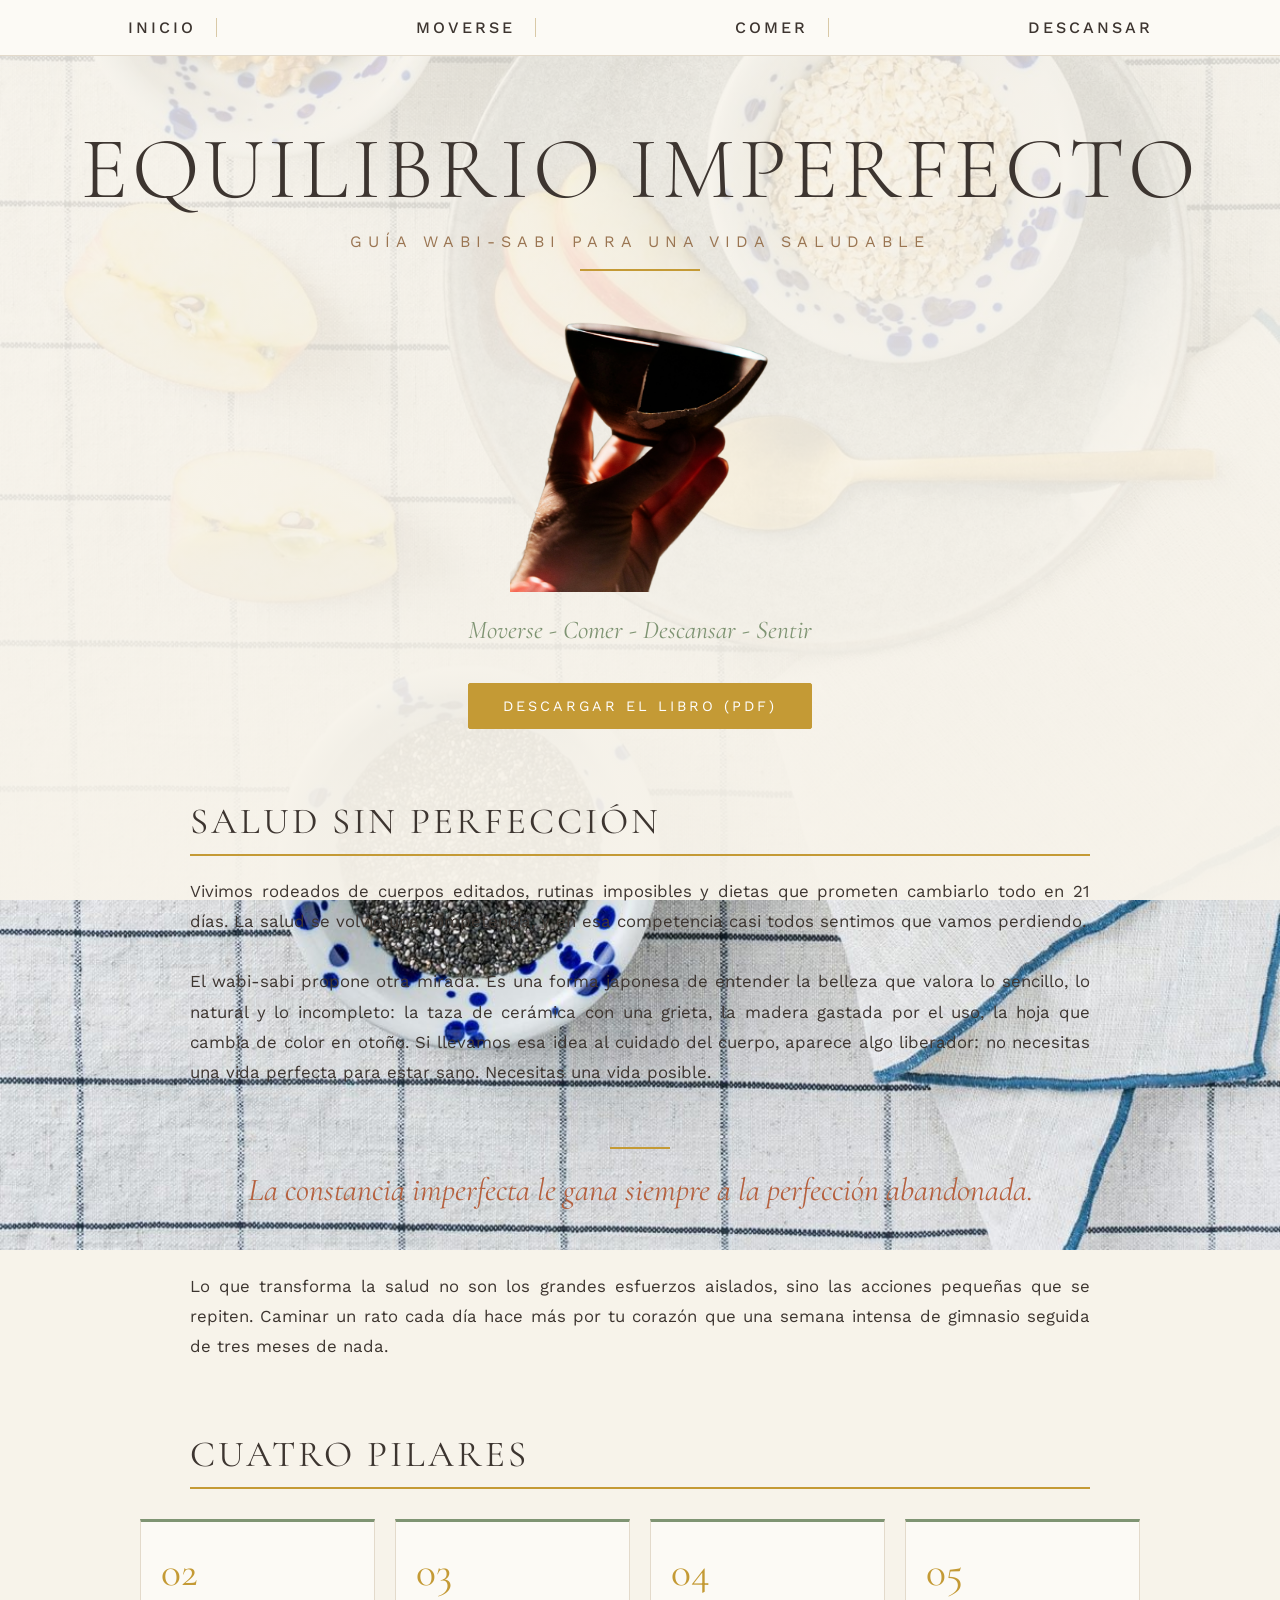
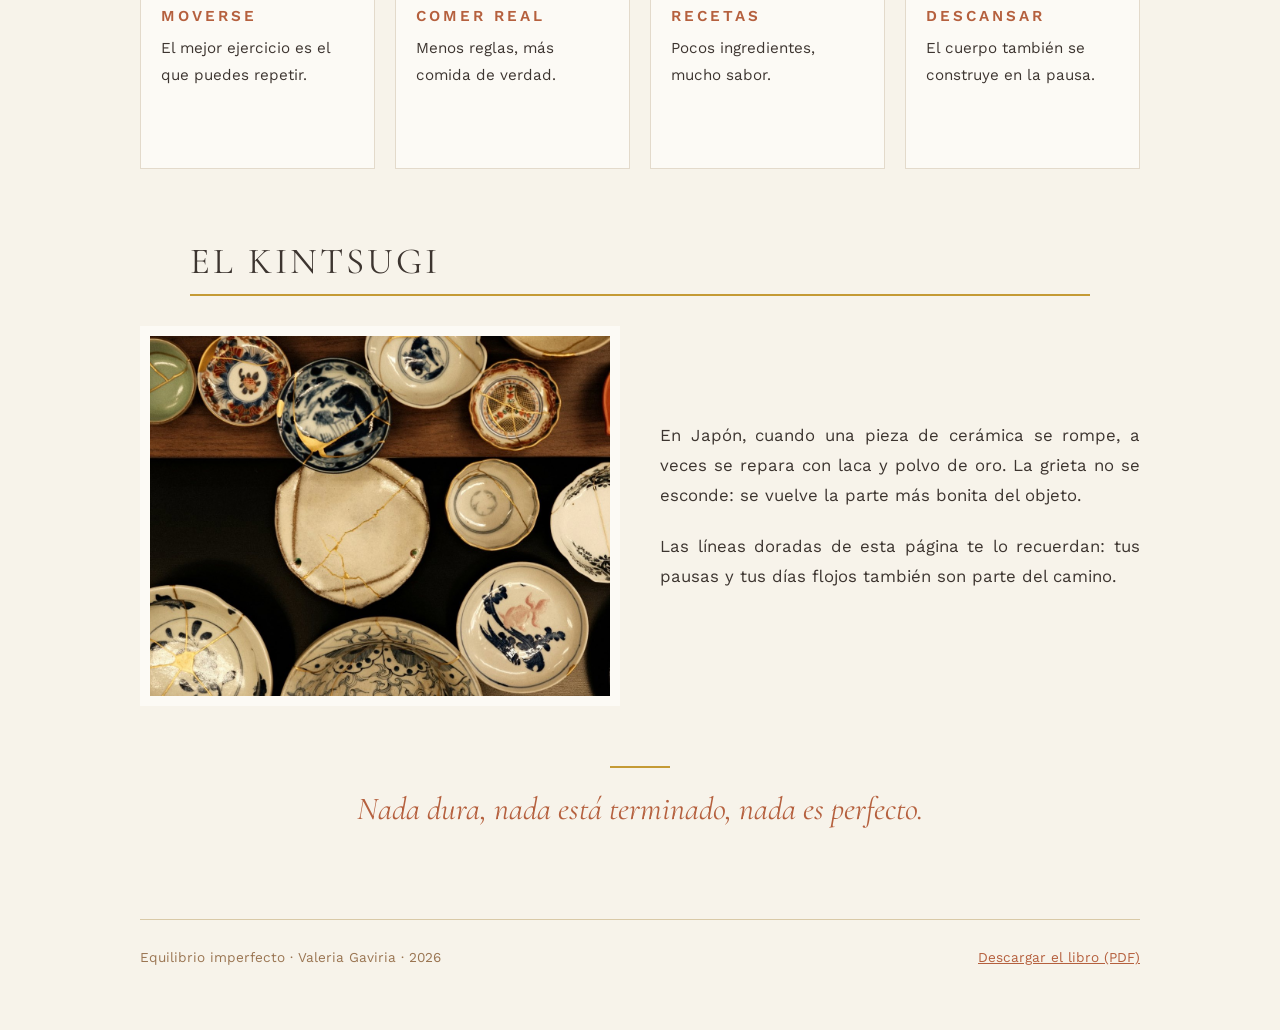
<file: index.html>
<!DOCTYPE html>
<html lang="es">
<head>
    <meta charset="UTF-8">
    <meta name="viewport" content="width=device-width, initial-scale=1.0">
    <title>Equilibrio imperfecto</title>
    <link rel="preconnect" href="https://fonts.googleapis.com">
    <link rel="preconnect" href="https://fonts.gstatic.com" crossorigin>
    <link href="https://fonts.googleapis.com/css2?family=Cormorant+Garamond:ital,wght@0,300;0,400;1,400&family=Work+Sans:wght@400;500;600&display=swap" rel="stylesheet">
    <link rel="stylesheet" href="style.css">
</head>


<body class="pagina-inicio">
    <nav>
        <a href="index.html">INICIO</a>
        <a href="moverse.html">MOVERSE</a>
        <a href="comer.html">COMER</a>
        <a href="descansar.html">DESCANSAR</a>
    </nav>

    <h1>EQUILIBRIO IMPERFECTO</h1>
    <h2>GUÍA WABI-SABI PARA UNA VIDA SALUDABLE</h2>
    <img src="Cuenco.png" class="foto-portada" alt="Mano sosteniendo un cuenco de cerámica roto">
    <p class="frase">Moverse - Comer - Descansar - Sentir</p>
    <a href="Equilibrio imperfecto.pdf" class="boton-descarga" download>DESCARGAR EL LIBRO (PDF)</a>

<h3>SALUD SIN PERFECCIÓN</h3>

<p>
Vivimos rodeados de cuerpos editados, rutinas imposibles y dietas que prometen
cambiarlo todo en 21 días. La salud se volvió una competencia, y en esa competencia
casi todos sentimos que vamos perdiendo.
</p>

<p>
El wabi-sabi propone otra mirada. Es una forma japonesa de entender la belleza que
valora lo sencillo, lo natural y lo incompleto: la taza de cerámica con una grieta,
la madera gastada por el uso, la hoja que cambia de color en otoño. Si llevamos esa
idea al cuidado del cuerpo, aparece algo liberador: no necesitas una vida perfecta
para estar sano. Necesitas una vida posible.
</p>

<p class="destacado">La constancia imperfecta le gana siempre a la perfección abandonada.</p>

<p>
Lo que transforma la salud no son los grandes esfuerzos aislados, sino las acciones
pequeñas que se repiten. Caminar un rato cada día hace más por tu corazón que una
semana intensa de gimnasio seguida de tres meses de nada.
</p>

<h3>CUATRO PILARES</h3>
<div class="pilares">
    <a href="moverse.html" class="tarjeta">
        <span>02</span>
        <h4>MOVERSE</h4>
        <p>El mejor ejercicio es el que puedes repetir.</p>
    </a>
    <a href="comer.html" class="tarjeta">
        <span>03</span>
        <h4>COMER REAL</h4>
        <p>Menos reglas, más comida de verdad.</p>
    </a>
    <a href="comer.html" class="tarjeta">
        <span>04</span>
        <h4>RECETAS</h4>
        <p>Pocos ingredientes, mucho sabor.</p>
    </a>
    <a href="descansar.html" class="tarjeta">
        <span>05</span>
        <h4>DESCANSAR</h4>
        <p>El cuerpo también se construye en la pausa.</p>
    </a>
</div>

<h3>EL KINTSUGI</h3>
<div class="kintsugi">
    <img src="Kintsugi.jpg" alt="Platos de cerámica reparados con oro">
    <div>
        <p>
        En Japón, cuando una pieza de cerámica se rompe, a veces se repara con laca y
        polvo de oro. La grieta no se esconde: se vuelve la parte más bonita del objeto.
        </p>
        <p>
        Las líneas doradas de esta página te lo recuerdan: tus pausas y tus días flojos
        también son parte del camino.
        </p>
    </div>
</div>

<p class="destacado">Nada dura, nada está terminado, nada es perfecto.</p>

<footer>
    <p>Equilibrio imperfecto · Valeria Gaviria · 2026</p>
    <p><a href="Equilibrio imperfecto.pdf" download>Descargar el libro (PDF)</a></p>
</footer>

    <script src="script.js"></script>
</body>
</html>
</file>
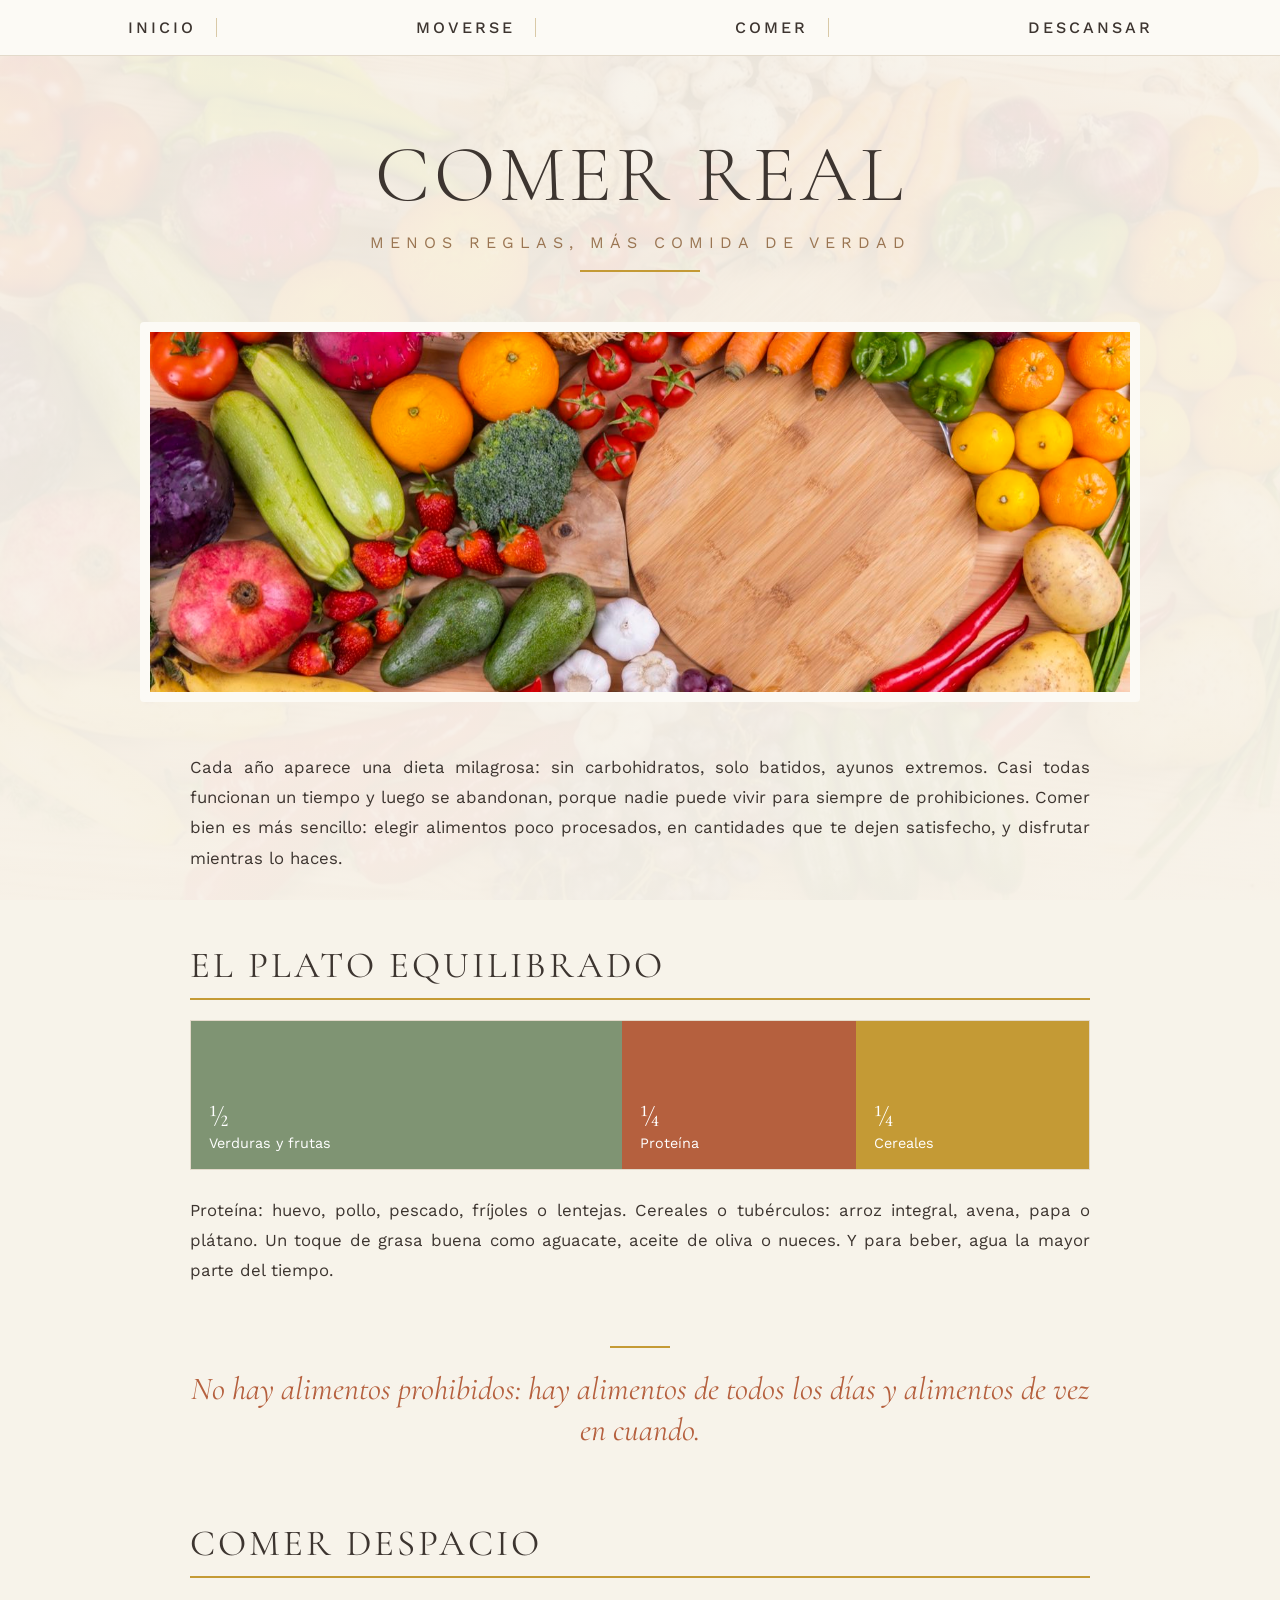
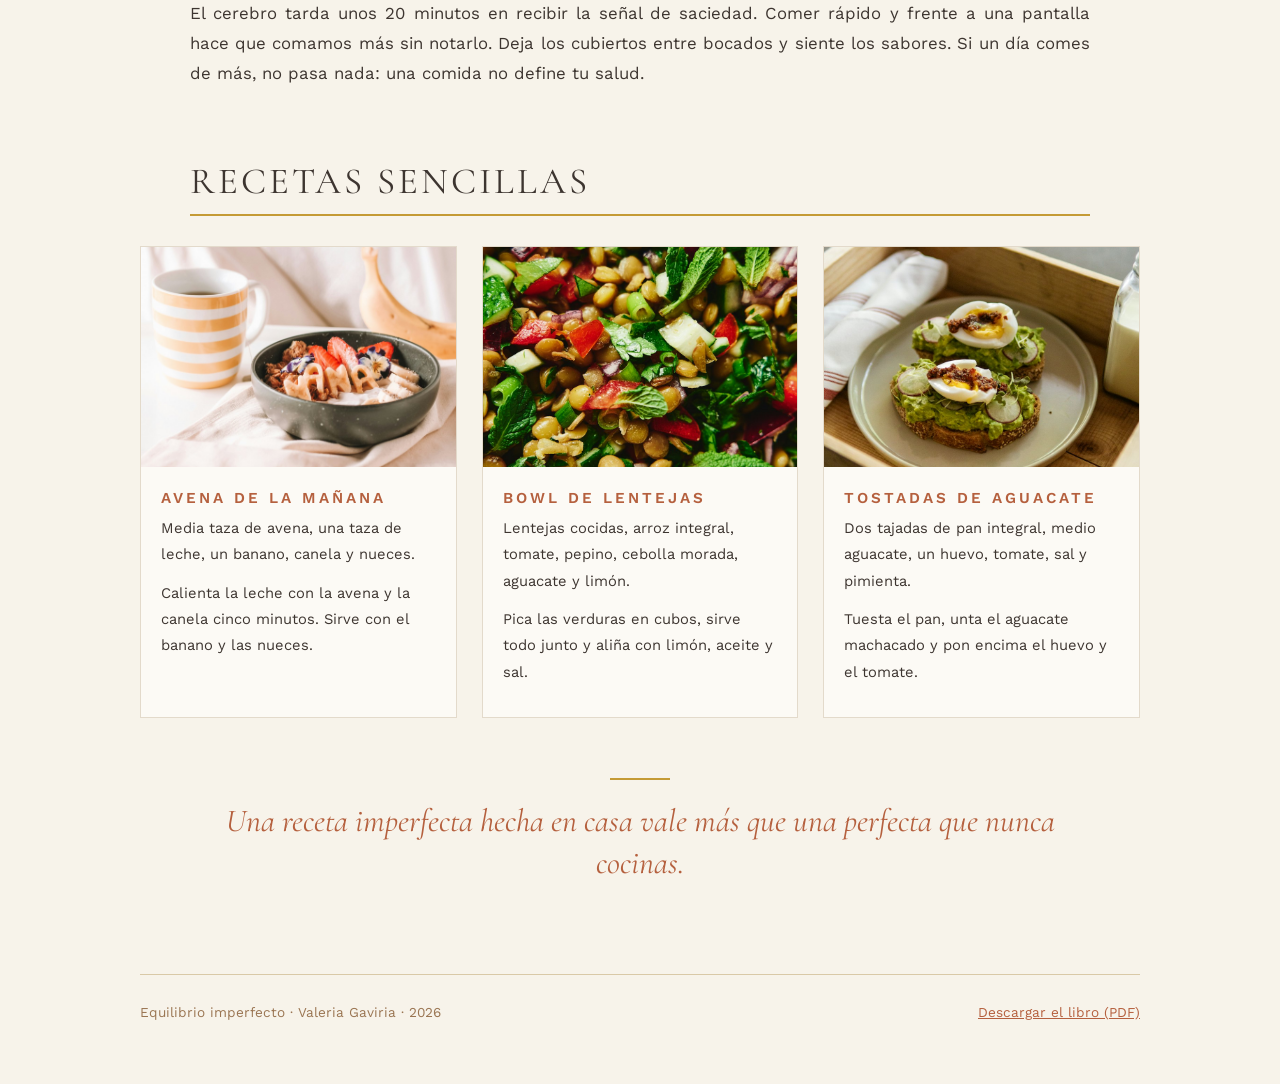
<file: comer.html>
<!DOCTYPE html>
<html lang="es">
<head>
    <meta charset="UTF-8">
    <meta name="viewport" content="width=device-width, initial-scale=1.0">
    <title>Comer real · Equilibrio imperfecto</title>
    <link rel="preconnect" href="https://fonts.googleapis.com">
    <link rel="preconnect" href="https://fonts.gstatic.com" crossorigin>
    <link href="https://fonts.googleapis.com/css2?family=Cormorant+Garamond:ital,wght@0,300;0,400;1,400&family=Work+Sans:wght@400;500;600&display=swap" rel="stylesheet">
    <link rel="stylesheet" href="style.css">
</head>


<body class="pagina-comer">
    <nav>
        <a href="index.html">INICIO</a>
        <a href="moverse.html">MOVERSE</a>
        <a href="comer.html">COMER</a>
        <a href="descansar.html">DESCANSAR</a>
    </nav>

    <h1>COMER REAL</h1>
    <h2>MENOS REGLAS, MÁS COMIDA DE VERDAD</h2>
    <img src="Comer.jpg" class="foto-banda" alt="Frutas y verduras alrededor de una tabla de madera">

<p>
Cada año aparece una dieta milagrosa: sin carbohidratos, solo batidos, ayunos extremos.
Casi todas funcionan un tiempo y luego se abandonan, porque nadie puede vivir para
siempre de prohibiciones. Comer bien es más sencillo: elegir alimentos poco procesados,
en cantidades que te dejen satisfecho, y disfrutar mientras lo haces.
</p>

<h3>EL PLATO EQUILIBRADO</h3>
<div class="plato">
    <div class="verduras"><strong>½</strong>Verduras y frutas</div>
    <div class="proteina"><strong>¼</strong>Proteína</div>
    <div class="cereales"><strong>¼</strong>Cereales</div>
</div>

<p>
Proteína: huevo, pollo, pescado, fríjoles o lentejas. Cereales o tubérculos: arroz
integral, avena, papa o plátano. Un toque de grasa buena como aguacate, aceite de
oliva o nueces. Y para beber, agua la mayor parte del tiempo.
</p>

<p class="destacado">No hay alimentos prohibidos: hay alimentos de todos los días y alimentos de vez en cuando.</p>

<h3>COMER DESPACIO</h3>

<p>
El cerebro tarda unos 20 minutos en recibir la señal de saciedad. Comer rápido y
frente a una pantalla hace que comamos más sin notarlo. Deja los cubiertos entre
bocados y siente los sabores. Si un día comes de más, no pasa nada: una comida no
define tu salud.
</p>

<h3>RECETAS SENCILLAS</h3>
<div class="recetas">
    <div class="receta">
        <img src="Avena.jpg" alt="Bowl de avena con fruta">
        <h4>AVENA DE LA MAÑANA</h4>
        <p>Media taza de avena, una taza de leche, un banano, canela y nueces.</p>
        <p>Calienta la leche con la avena y la canela cinco minutos. Sirve con el banano y las nueces.</p>
    </div>
    <div class="receta">
        <img src="Lentejas.jpg" alt="Ensalada de lentejas con tomate, pepino y cebolla">
        <h4>BOWL DE LENTEJAS</h4>
        <p>Lentejas cocidas, arroz integral, tomate, pepino, cebolla morada, aguacate y limón.</p>
        <p>Pica las verduras en cubos, sirve todo junto y aliña con limón, aceite y sal.</p>
    </div>
    <div class="receta">
        <img src="Tostadas.jpg" alt="Tostadas de aguacate con huevo">
        <h4>TOSTADAS DE AGUACATE</h4>
        <p>Dos tajadas de pan integral, medio aguacate, un huevo, tomate, sal y pimienta.</p>
        <p>Tuesta el pan, unta el aguacate machacado y pon encima el huevo y el tomate.</p>
    </div>
</div>

<p class="destacado">Una receta imperfecta hecha en casa vale más que una perfecta que nunca cocinas.</p>

<footer>
    <p>Equilibrio imperfecto · Valeria Gaviria · 2026</p>
    <p><a href="Equilibrio imperfecto.pdf" download>Descargar el libro (PDF)</a></p>
</footer>

    <script src="script.js"></script>
</body>
</html>
</file>
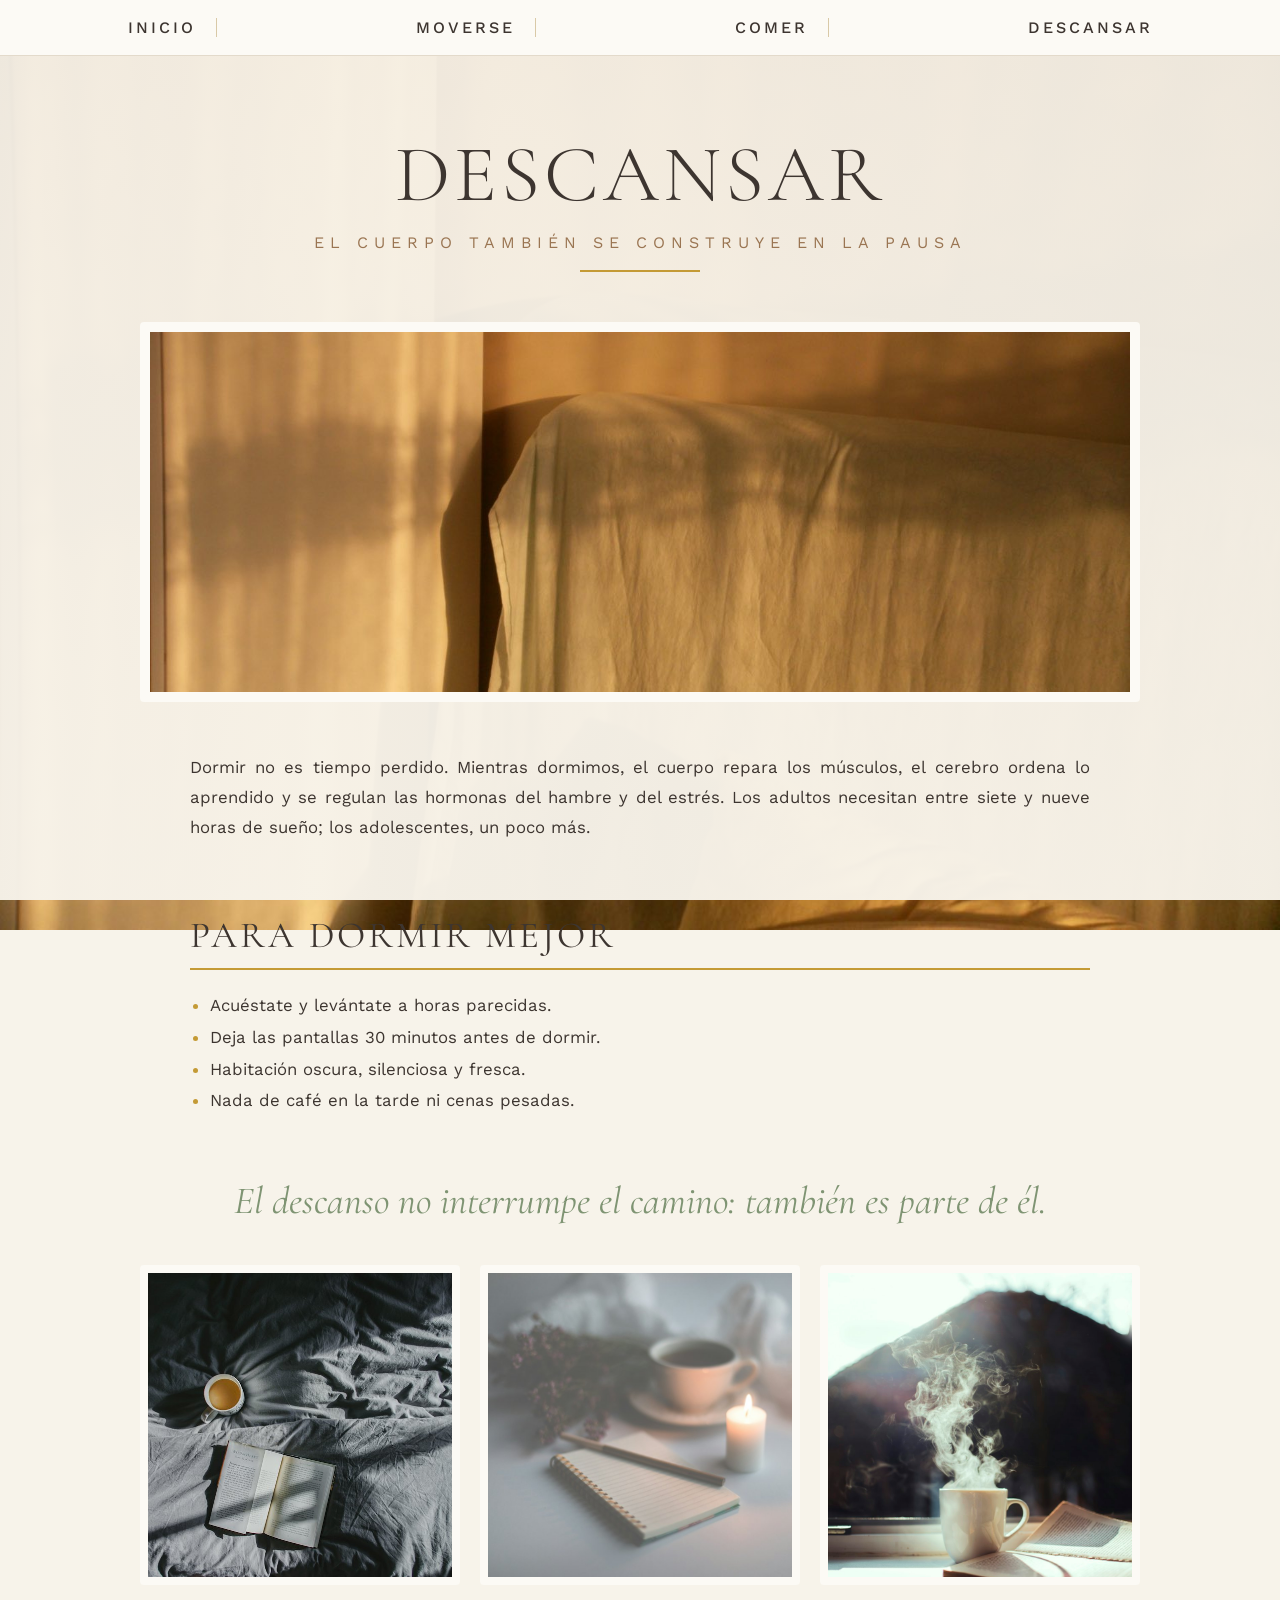
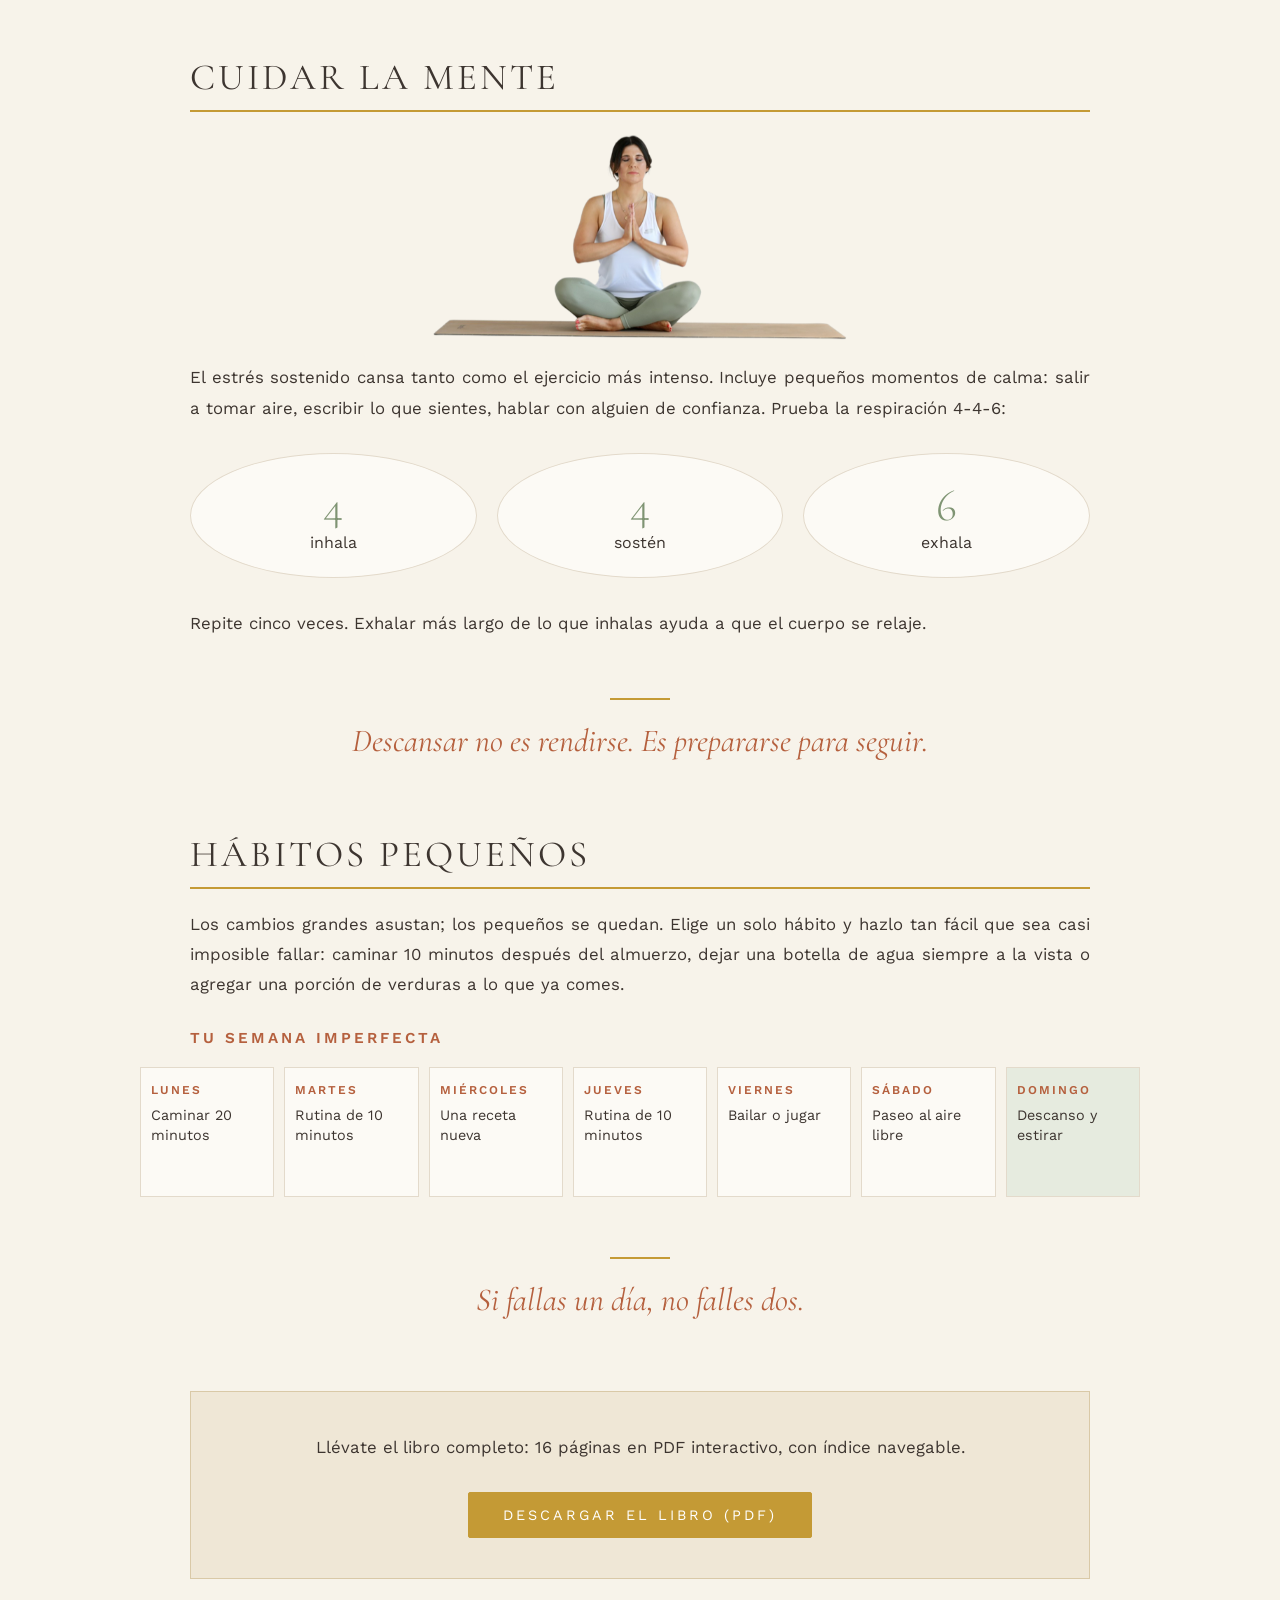
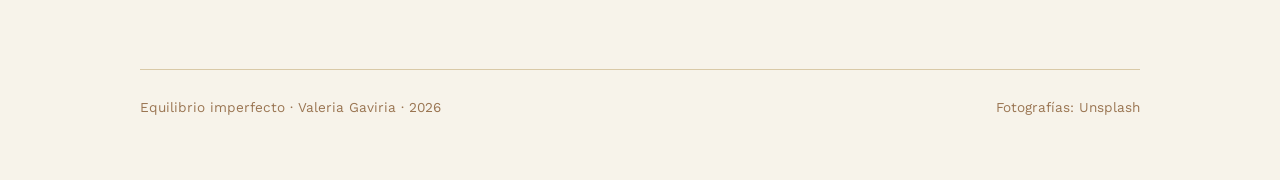
<file: descansar.html>
<!DOCTYPE html>
<html lang="es">
<head>
    <meta charset="UTF-8">
    <meta name="viewport" content="width=device-width, initial-scale=1.0">
    <title>Descansar · Equilibrio imperfecto</title>
    <link rel="preconnect" href="https://fonts.googleapis.com">
    <link rel="preconnect" href="https://fonts.gstatic.com" crossorigin>
    <link href="https://fonts.googleapis.com/css2?family=Cormorant+Garamond:ital,wght@0,300;0,400;1,400&family=Work+Sans:wght@400;500;600&display=swap" rel="stylesheet">
    <link rel="stylesheet" href="style.css">
</head>


<body class="pagina-descansar">
    <nav>
        <a href="index.html">INICIO</a>
        <a href="moverse.html">MOVERSE</a>
        <a href="comer.html">COMER</a>
        <a href="descansar.html">DESCANSAR</a>
    </nav>

    <h1>DESCANSAR</h1>
    <h2>EL CUERPO TAMBIÉN SE CONSTRUYE EN LA PAUSA</h2>
    <img src="Descansar.jpg" class="foto-banda" alt="Cama con luz cálida de la tarde">

<p>
Dormir no es tiempo perdido. Mientras dormimos, el cuerpo repara los músculos, el
cerebro ordena lo aprendido y se regulan las hormonas del hambre y del estrés. Los
adultos necesitan entre siete y nueve horas de sueño; los adolescentes, un poco más.
</p>

<h3>PARA DORMIR MEJOR</h3>
<ul>
    <li>Acuéstate y levántate a horas parecidas.</li>
    <li>Deja las pantallas 30 minutos antes de dormir.</li>
    <li>Habitación oscura, silenciosa y fresca.</li>
    <li>Nada de café en la tarde ni cenas pesadas.</li>
</ul>

<p class="frase-calma">El descanso no interrumpe el camino: también es parte de él.</p>

<div class="galeria-calma">
    <img src="Calma 1.jpg" alt="Café y un libro abierto sobre la cama">
    <img src="Calma 2.jpg" alt="Vela, taza y cuaderno">
    <img src="Calma 3.jpg" alt="Té caliente junto a un libro en la ventana">
</div>

<h3>CUIDAR LA MENTE</h3>
<img src="Meditar.png" class="meditar" alt="Mujer meditando sobre un tapete">

<p>
El estrés sostenido cansa tanto como el ejercicio más intenso. Incluye pequeños
momentos de calma: salir a tomar aire, escribir lo que sientes, hablar con alguien
de confianza. Prueba la respiración 4-4-6:
</p>

<div class="respiracion">
    <div><strong>4</strong>inhala</div>
    <div><strong>4</strong>sostén</div>
    <div><strong>6</strong>exhala</div>
</div>

<p>
Repite cinco veces. Exhalar más largo de lo que inhalas ayuda a que el cuerpo se relaje.
</p>

<p class="destacado">Descansar no es rendirse. Es prepararse para seguir.</p>

<h3>HÁBITOS PEQUEÑOS</h3>

<p>
Los cambios grandes asustan; los pequeños se quedan. Elige un solo hábito y hazlo tan
fácil que sea casi imposible fallar: caminar 10 minutos después del almuerzo, dejar
una botella de agua siempre a la vista o agregar una porción de verduras a lo que ya comes.
</p>

<h4>TU SEMANA IMPERFECTA</h4>
<div class="semana">
    <div class="dia"><h4>LUNES</h4><p>Caminar 20 minutos</p></div>
    <div class="dia"><h4>MARTES</h4><p>Rutina de 10 minutos</p></div>
    <div class="dia"><h4>MIÉRCOLES</h4><p>Una receta nueva</p></div>
    <div class="dia"><h4>JUEVES</h4><p>Rutina de 10 minutos</p></div>
    <div class="dia"><h4>VIERNES</h4><p>Bailar o jugar</p></div>
    <div class="dia"><h4>SÁBADO</h4><p>Paseo al aire libre</p></div>
    <div class="dia domingo"><h4>DOMINGO</h4><p>Descanso y estirar</p></div>
</div>

<p class="destacado">Si fallas un día, no falles dos.</p>

<div class="descarga">
    <p>Llévate el libro completo: 16 páginas en PDF interactivo, con índice navegable.</p>
    <a href="Equilibrio imperfecto.pdf" class="boton-descarga" download>DESCARGAR EL LIBRO (PDF)</a>
</div>

<footer>
    <p>Equilibrio imperfecto · Valeria Gaviria · 2026</p>
    <p>Fotografías: Unsplash</p>
</footer>

    <script src="script.js"></script>
</body>
</html>
</file>
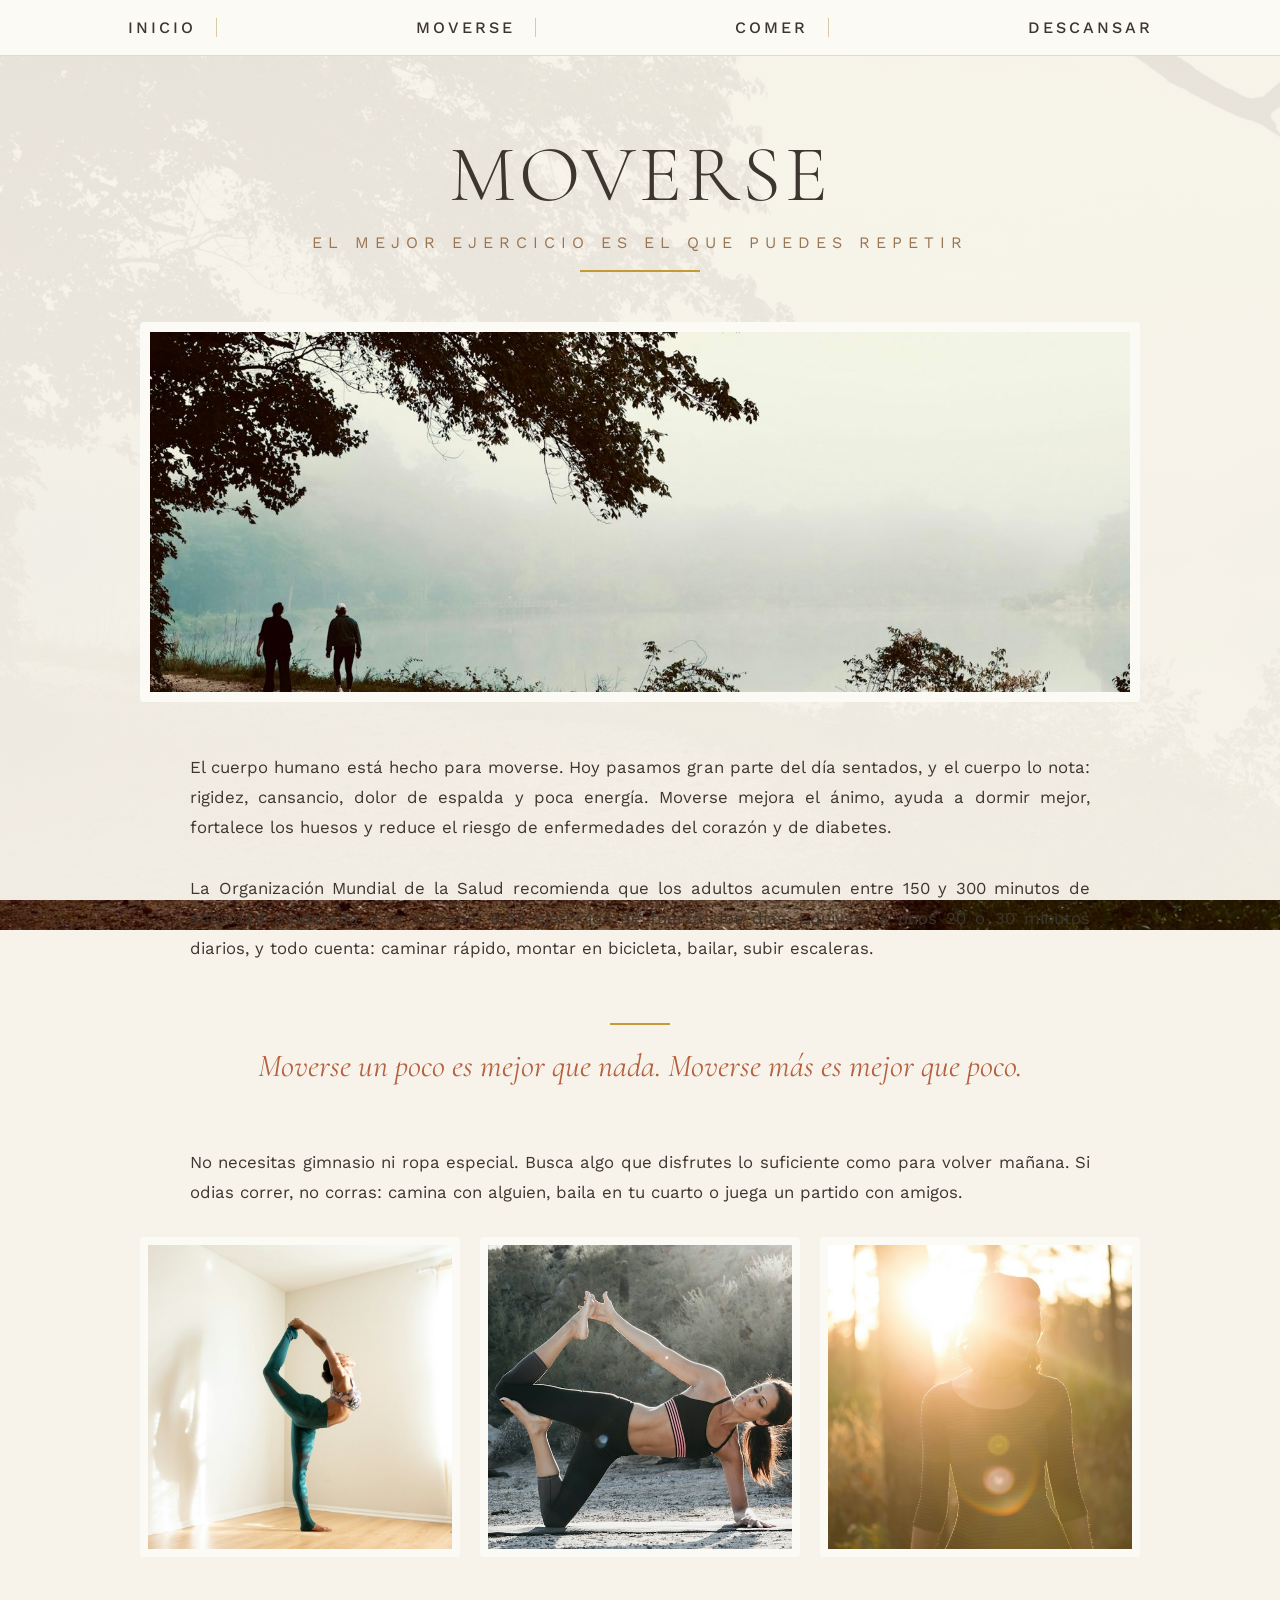
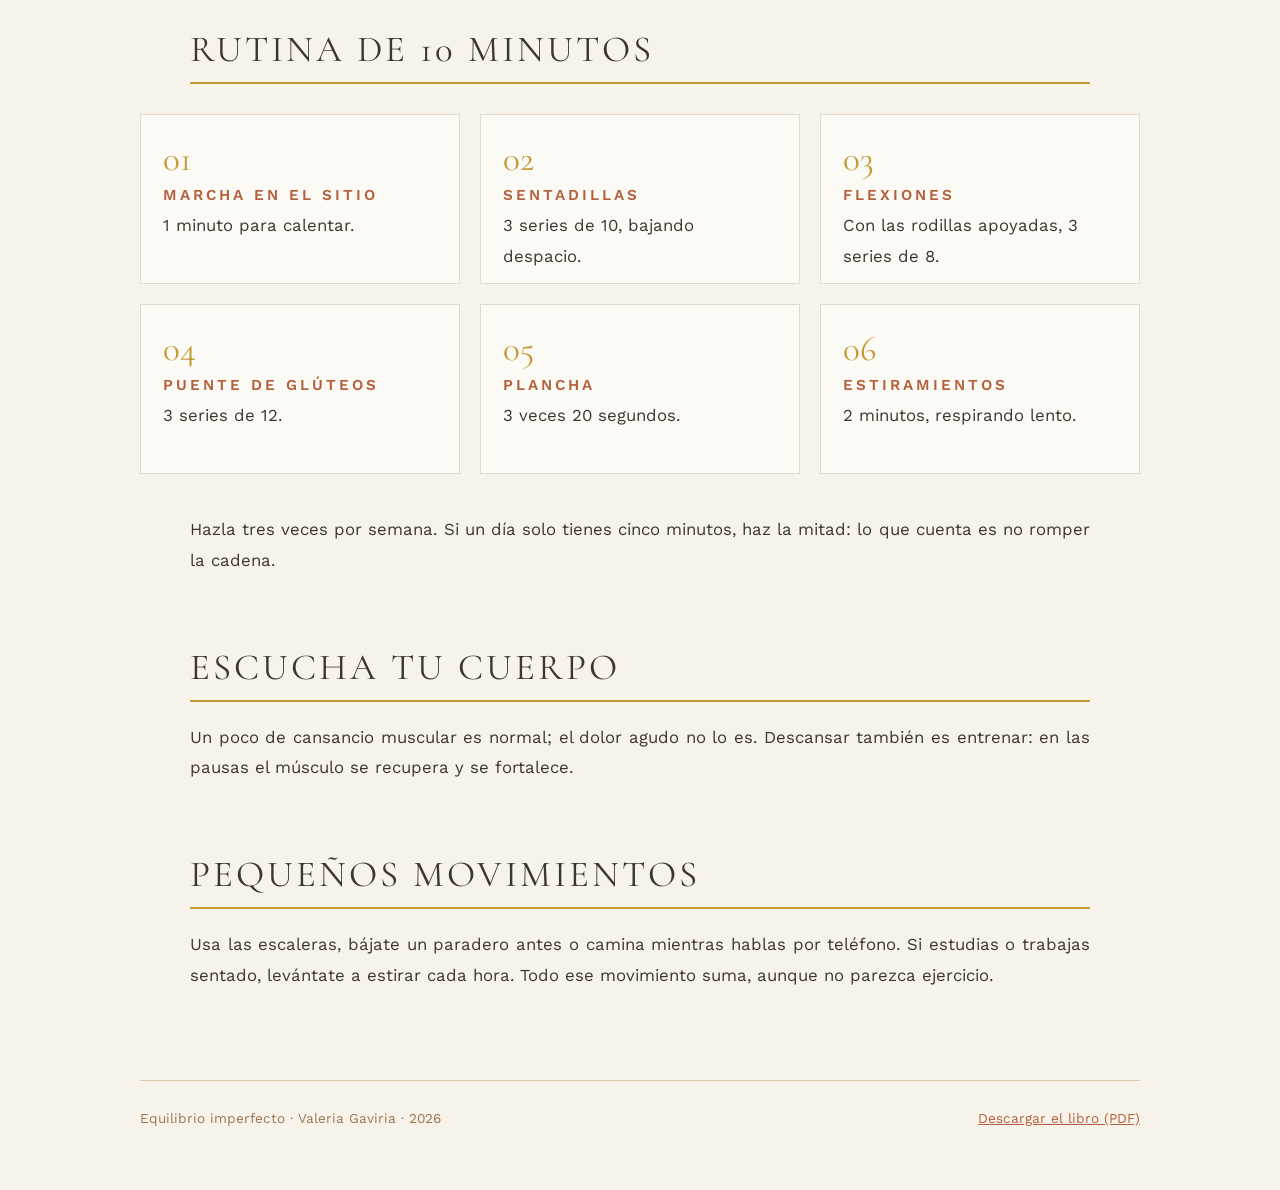
<file: moverse.html>
<!DOCTYPE html>
<html lang="es">
<head>
    <meta charset="UTF-8">
    <meta name="viewport" content="width=device-width, initial-scale=1.0">
    <title>Moverse · Equilibrio imperfecto</title>
    <link rel="preconnect" href="https://fonts.googleapis.com">
    <link rel="preconnect" href="https://fonts.gstatic.com" crossorigin>
    <link href="https://fonts.googleapis.com/css2?family=Cormorant+Garamond:ital,wght@0,300;0,400;1,400&family=Work+Sans:wght@400;500;600&display=swap" rel="stylesheet">
    <link rel="stylesheet" href="style.css">
</head>


<body class="pagina-moverse">
    <nav>
        <a href="index.html">INICIO</a>
        <a href="moverse.html">MOVERSE</a>
        <a href="comer.html">COMER</a>
        <a href="descansar.html">DESCANSAR</a>
    </nav>

    <h1>MOVERSE</h1>
    <h2>EL MEJOR EJERCICIO ES EL QUE PUEDES REPETIR</h2>
    <img src="Moverse.jpg" class="foto-banda" alt="Dos personas caminando junto a un lago">

<p>
El cuerpo humano está hecho para moverse. Hoy pasamos gran parte del día sentados,
y el cuerpo lo nota: rigidez, cansancio, dolor de espalda y poca energía. Moverse
mejora el ánimo, ayuda a dormir mejor, fortalece los huesos y reduce el riesgo de
enfermedades del corazón y de diabetes.
</p>

<p>
La Organización Mundial de la Salud recomienda que los adultos acumulen entre 150 y
300 minutos de actividad moderada a la semana, más ejercicios de fuerza dos días.
Equivale a unos 20 o 30 minutos diarios, y todo cuenta: caminar rápido, montar en
bicicleta, bailar, subir escaleras.
</p>

<p class="destacado">Moverse un poco es mejor que nada. Moverse más es mejor que poco.</p>

<p>
No necesitas gimnasio ni ropa especial. Busca algo que disfrutes lo suficiente como
para volver mañana. Si odias correr, no corras: camina con alguien, baila en tu
cuarto o juega un partido con amigos.
</p>

<div class="galeria-moverse">
    <img src="Yoga 1.jpg" alt="Mujer haciendo yoga en un cuarto con luz">
    <img src="Yoga 2.jpg" alt="Mujer haciendo yoga al aire libre">
    <img src="Caminar.jpg" alt="Persona caminando al sol en el bosque">
</div>

<h3>RUTINA DE 10 MINUTOS</h3>
<div class="rutina">
    <div class="paso">
        <span>01</span>
        <h4>MARCHA EN EL SITIO</h4>
        <p>1 minuto para calentar.</p>
    </div>
    <div class="paso">
        <span>02</span>
        <h4>SENTADILLAS</h4>
        <p>3 series de 10, bajando despacio.</p>
    </div>
    <div class="paso">
        <span>03</span>
        <h4>FLEXIONES</h4>
        <p>Con las rodillas apoyadas, 3 series de 8.</p>
    </div>
    <div class="paso">
        <span>04</span>
        <h4>PUENTE DE GLÚTEOS</h4>
        <p>3 series de 12.</p>
    </div>
    <div class="paso">
        <span>05</span>
        <h4>PLANCHA</h4>
        <p>3 veces 20 segundos.</p>
    </div>
    <div class="paso">
        <span>06</span>
        <h4>ESTIRAMIENTOS</h4>
        <p>2 minutos, respirando lento.</p>
    </div>
</div>

<p>
Hazla tres veces por semana. Si un día solo tienes cinco minutos, haz la mitad:
lo que cuenta es no romper la cadena.
</p>

<h3>ESCUCHA TU CUERPO</h3>

<p>
Un poco de cansancio muscular es normal; el dolor agudo no lo es. Descansar también
es entrenar: en las pausas el músculo se recupera y se fortalece.
</p>

<h3>PEQUEÑOS MOVIMIENTOS</h3>

<p>
Usa las escaleras, bájate un paradero antes o camina mientras hablas por teléfono.
Si estudias o trabajas sentado, levántate a estirar cada hora. Todo ese movimiento
suma, aunque no parezca ejercicio.
</p>

<footer>
    <p>Equilibrio imperfecto · Valeria Gaviria · 2026</p>
    <p><a href="Equilibrio imperfecto.pdf" download>Descargar el libro (PDF)</a></p>
</footer>

    <script src="script.js"></script>
</body>
</html>
</file>
<file: style.css>
html{
    background-color: #f7f3ea;
}

*{
    margin: 0;
    box-sizing: border-box;
}

body{
    background-color: #f7f3ea;
    background-size: cover;
    background-position: center;
    background-repeat: no-repeat;
    background-attachment: fixed;

    min-height: 100vh;
    padding-bottom: 60px;
}

nav{
    background-color: #fcfaf5;
    width: 100%;
    padding: 18px;
    display: flex;
    justify-content: space-around;

    border-bottom: 1px solid #e3dacb;
}
nav a{
    font-family: 'Work Sans', Arial, sans-serif;
    font-size: 1rem;
    font-weight: 500;
    letter-spacing: 3px;
    color: #3d3530;
    text-decoration: none;

    padding: 0 20px;
    border-right: 1px solid #d9c9a7;

    transition: transform 0.2s ease;
}
nav a:last-child{
    border-right: none;
}
nav a:hover{
    transform: scale(1.1);
    color: #b5603e;
}




/* TEXTOS (IGUALES EN TODAS LAS PAGINAS) */

h1{
    font-family: 'Cormorant Garamond', Cambria, Georgia, serif;
    font-size: 5rem;
    font-weight: 300;
    color: #3d3530;
    text-align: center;
    letter-spacing: 4px;

    margin-top: 70px;
    margin-bottom: 5px;
}

h2{
    font-family: 'Work Sans', Arial, sans-serif;
    font-size: 1rem;
    font-weight: 400;
    color: #9a7552;
    text-align: center;
    letter-spacing: 6px;

    margin-top: 10px;
    margin-bottom: 50px;
}
h2:after{
    content: "";
    display: block;
    width: 120px;
    height: 2px;
    background-color: #c49a35;
    margin: 18px auto 0 auto;
}

p{
    width: 75%;
    max-width: 900px;
    margin: 0 auto 30px auto;

    font-family: 'Work Sans', Arial, sans-serif;
    font-size: 1.05rem;
    line-height: 1.8;
    color: #3d3530;
    text-align: justify;
}

h3{
    width: 75%;
    max-width: 900px;
    margin: 70px auto 20px auto;

    font-family: 'Cormorant Garamond', Cambria, Georgia, serif;
    font-size: 2.3rem;
    font-weight: 400;
    color: #3d3530;
    letter-spacing: 3px;

    border-bottom: 2px solid #c49a35;
    padding-bottom: 10px;
}

h4{
    width: 75%;
    max-width: 900px;
    margin: 15px auto 15px auto;

    font-family: 'Work Sans', Arial, sans-serif;
    font-size: 0.95rem;
    font-weight: 600;
    color: #b5603e;
    letter-spacing: 3px;
}

ul{
    width: 75%;
    max-width: 900px;
    margin: 0 auto 30px auto;
    padding-left: 20px;

    font-family: 'Work Sans', Arial, sans-serif;
    font-size: 1.05rem;
    line-height: 1.9;
    color: #3d3530;
}
ul li::marker{
    color: #c49a35;
}


/* FRASE DESTACADA */

.destacado{
    font-family: 'Cormorant Garamond', Cambria, Georgia, serif;
    font-size: 2rem;
    font-style: italic;
    line-height: 1.3;
    color: #b5603e;
    text-align: center;

    margin: 60px auto 60px auto;
}
.destacado:before{
    content: "";
    display: block;
    width: 60px;
    height: 2px;
    background-color: #c49a35;
    margin: 0 auto 20px auto;
}


/* FOTO GRANDE DE CADA PAGINA */

.foto-banda{
    display: block;
    width: 85%;
    max-width: 1000px;
    height: 380px;
    margin: 0 auto 50px auto;

    object-fit: cover;
    border: 10px solid #fcfaf5;
    border-radius: 4px;
}


/* BOTON PARA DESCARGAR EL PDF */

.boton-descarga{
    display: block;
    width: fit-content;
    margin: 30px auto 0 auto;
    padding: 14px 34px;

    font-family: 'Work Sans', Arial, sans-serif;
    font-size: 0.9rem;
    letter-spacing: 3px;
    color: #ffffff;
    text-decoration: none;

    background-color: #c49a35;
    border: 1px solid #c49a35;
    border-radius: 2px;

    transition: background-color 0.3s ease;
}
.boton-descarga:hover{
    background-color: #b5603e;
}


/* PIE DE PAGINA */

footer{
    width: 85%;
    max-width: 1000px;
    margin: 90px auto 0 auto;
    padding-top: 25px;

    display: flex;
    justify-content: space-between;
    gap: 20px;

    border-top: 1px solid #d9c9a7;
}
footer p{
    width: auto;
    margin: 0;
    font-size: 0.85rem;
    color: #9a7552;
}
footer a{
    color: #b5603e;
}




/* PAGINA INICIO */

.pagina-inicio{
    background-image:
        linear-gradient(rgba(247,243,234,0.82), rgba(247,243,234,0.97)),
        url(Portada.jpg);
}
.pagina-inicio h1{
    font-size: 5.5rem;
    margin-top: 60px;
}
.foto-portada{
    display: block;
    width: 260px;
    height: auto;
    margin: 0 auto 0 auto;
}
.frase{
    font-family: 'Cormorant Garamond', Cambria, Georgia, serif;
    font-size: 1.6rem;
    font-style: italic;
    color: #7f9473;
    text-align: center;
    margin-top: 15px;
}

/* PILARES */

.pagina-inicio .pilares{
    width: 85%;
    max-width: 1000px;
    margin: 30px auto 30px auto;

    display: grid;
    grid-template-columns: repeat(4, 1fr);
    gap: 20px;
}
.pagina-inicio .tarjeta{
    width: 100%;
    height: 250px;
    margin: 0;
    padding: 25px 20px;

    background-color: #fcfaf5;
    border: 1px solid #e3dacb;
    border-top: 3px solid #7f9473;

    text-decoration: none;
    transition: transform 0.3s ease;
}
.pagina-inicio .tarjeta:hover{
    transform: translateY(-6px);
}
.pagina-inicio .tarjeta span{
    font-family: 'Cormorant Garamond', Cambria, Georgia, serif;
    font-size: 2.6rem;
    color: #c49a35;
}
.pagina-inicio .tarjeta h4{
    width: 100%;
    margin: 10px 0 10px 0;
}
.pagina-inicio .tarjeta p{
    width: 100%;
    margin: 0;
    font-size: 0.95rem;
    text-align: left;
}

/* KINTSUGI */

.pagina-inicio .kintsugi{
    width: 85%;
    max-width: 1000px;
    margin: 30px auto 30px auto;

    display: grid;
    grid-template-columns: 1fr 1fr;
    gap: 40px;
    align-items: center;
}
.pagina-inicio .kintsugi img{
    width: 100%;
    height: 380px;
    object-fit: cover;
    border: 10px solid #fcfaf5;
}
.pagina-inicio .kintsugi p{
    width: 100%;
    margin: 0 0 20px 0;
}




/* PAGINA MOVERSE */

.pagina-moverse{
    background-image:
        linear-gradient(rgba(247,243,234,0.93), rgba(247,243,234,0.97)),
        url(Moverse.jpg);
}

/* RUTINA */

.pagina-moverse .rutina{
    width: 85%;
    max-width: 1000px;
    margin: 30px auto 40px auto;

    display: grid;
    grid-template-columns: repeat(3, 1fr);
    gap: 20px;
}
.pagina-moverse .paso{
    width: 100%;
    height: 170px;
    padding: 22px;

    background-color: #fcfaf5;
    border: 1px solid #e3dacb;
}
.pagina-moverse .paso span{
    font-family: 'Cormorant Garamond', Cambria, Georgia, serif;
    font-size: 2.2rem;
    color: #c49a35;
}
.pagina-moverse .paso h4,
.pagina-moverse .paso p{
    width: 100%;
    margin: 6px 0 0 0;
    text-align: left;
}




/* PAGINA COMER */

.pagina-comer{
    background-image:
        linear-gradient(rgba(247,243,234,0.93), rgba(247,243,234,0.97)),
        url(Comer.jpg);
}

/* PLATO EQUILIBRADO */

.pagina-comer .plato{
    width: 75%;
    max-width: 900px;
    height: 150px;
    margin: 20px auto 25px auto;

    display: flex;
    border: 1px solid #e3dacb;
}
.pagina-comer .plato div{
    padding: 18px;

    display: flex;
    flex-direction: column;
    justify-content: flex-end;

    font-family: 'Work Sans', Arial, sans-serif;
    font-size: 0.9rem;
    color: #ffffff;
}
.pagina-comer .plato strong{
    font-family: 'Cormorant Garamond', Cambria, Georgia, serif;
    font-size: 2rem;
    font-weight: 400;
}
.pagina-comer .verduras{
    flex: 2;
    background-color: #7f9473;
}
.pagina-comer .proteina{
    flex: 1;
    background-color: #b5603e;
}
.pagina-comer .cereales{
    flex: 1;
    background-color: #c49a35;
}

/* RECETAS */

.pagina-comer .recetas{
    width: 85%;
    max-width: 1000px;
    margin: 30px auto 30px auto;

    display: grid;
    grid-template-columns: repeat(3, 1fr);
    gap: 25px;
}
.pagina-comer .receta{
    background-color: #fcfaf5;
    border: 1px solid #e3dacb;
    padding-bottom: 20px;
}
.pagina-comer .receta img{
    width: 100%;
    height: 220px;
    object-fit: cover;
}
.pagina-comer .receta h4{
    width: auto;
    margin: 18px 20px 8px 20px;
}
.pagina-comer .receta p{
    width: auto;
    margin: 0 20px 12px 20px;
    font-size: 0.92rem;
    text-align: left;
}




/* PAGINA DESCANSAR */

.pagina-descansar{
    background-image:
        linear-gradient(rgba(247,243,234,0.93), rgba(247,243,234,0.97)),
        url(Descansar.jpg);
}
.frase-calma{
    font-family: 'Cormorant Garamond', Cambria, Georgia, serif;
    font-size: 2.4rem;
    font-style: italic;
    line-height: 1.25;
    color: #7f9473;
    text-align: center;

    margin: 60px auto 40px auto;
}

/* RESPIRACION 4-4-6 */

.pagina-descansar .respiracion{
    width: 75%;
    max-width: 900px;
    margin: 20px auto 30px auto;

    display: flex;
    gap: 20px;
}
.pagina-descansar .respiracion div{
    flex: 1;
    padding: 25px 10px;

    text-align: center;
    font-family: 'Work Sans', Arial, sans-serif;
    color: #3d3530;

    background-color: #fcfaf5;
    border: 1px solid #e3dacb;
    border-radius: 50%;
}
.pagina-descansar .respiracion strong{
    display: block;
    font-family: 'Cormorant Garamond', Cambria, Georgia, serif;
    font-size: 2.8rem;
    font-weight: 300;
    color: #7f9473;
}

/* MEDITAR (PNG CON FONDO TRANSPARENTE) */

.pagina-descansar .meditar{
    display: block;
    width: 420px;
    max-width: 90%;
    height: auto;
    margin: 0 auto 20px auto;
}


/* GALERIAS DE FOTOS */

.pagina-moverse .galeria-moverse,
.pagina-descansar .galeria-calma{
    width: 85%;
    max-width: 1000px;
    margin: 30px auto 60px auto;

    display: grid;
    grid-template-columns: repeat(3, 1fr);
    gap: 20px;
}

.pagina-moverse .galeria-moverse img,
.pagina-descansar .galeria-calma img{
    width: 100%;
    height: 320px;

    object-fit: cover;
    border: 8px solid #fcfaf5;
    border-radius: 4px;

    transition: transform 0.3s ease;
}
.pagina-moverse .galeria-moverse img:hover,
.pagina-descansar .galeria-calma img:hover{
    transform: scale(1.04);
}

/* SEMANA */

.pagina-descansar .semana{
    width: 85%;
    max-width: 1000px;
    margin: 20px auto 30px auto;

    display: grid;
    grid-template-columns: repeat(7, 1fr);
    gap: 10px;
}
.pagina-descansar .dia{
    width: 100%;
    height: 130px;
    padding: 15px 10px;

    background-color: #fcfaf5;
    border: 1px solid #e3dacb;
}
.pagina-descansar .dia h4{
    width: 100%;
    margin: 0 0 8px 0;
    font-size: 0.75rem;
    letter-spacing: 2px;
}
.pagina-descansar .dia p{
    width: 100%;
    margin: 0;
    font-size: 0.9rem;
    line-height: 1.4;
    text-align: left;
}
.pagina-descansar .domingo{
    background-color: #e6ebdf;
}

/* CAJA DE DESCARGA */

.pagina-descansar .descarga{
    width: 75%;
    max-width: 900px;
    margin: 70px auto 0 auto;
    padding: 40px;

    text-align: center;
    background-color: #efe7d6;
    border: 1px solid #d9c9a7;
}
.pagina-descansar .descarga p{
    width: 100%;
    text-align: center;
    margin-bottom: 0;
}




/* TRANSICIÓN ENTRE PAGINAS */

body{
    opacity: 0;
    transition: opacity 0.6s ease;
}
body.pagina-visible{
    opacity: 1;
}
body.pagina-saliendo{
    opacity: 0;
}




/* TABLET */

@media (max-width: 900px){
    .pagina-inicio .pilares{
        grid-template-columns: repeat(2, 1fr);
    }
    .pagina-moverse .rutina,
    .pagina-comer .recetas{
        grid-template-columns: repeat(2, 1fr);
    }
    .pagina-descansar .semana{
        grid-template-columns: repeat(4, 1fr);
    }
}




/* CELULAR */

@media (max-width: 700px){

    /* FONDO */

    body{
        background-attachment: scroll;
        padding-bottom: 40px;
    }

    /* MENU */

    nav{
        position: sticky;
        top: 0;
        z-index: 10;
        padding: 14px 10px;

        display: grid;
        grid-template-columns: repeat(2, 1fr);
        gap: 10px 0;
    }
    nav a{
        font-size: 0.75rem;
        letter-spacing: 2px;
        text-align: center;
        padding: 6px 0;
    }
    nav a:nth-child(2){
        border-right: none;
    }
    nav a:hover{
        transform: none;
    }

    /* TEXTOS */

    h1,
    .pagina-inicio h1{
        font-size: 2.4rem;
        letter-spacing: 2px;
        line-height: 1.1;
        margin-top: 40px;
        padding: 0 15px;
    }
    h2{
        font-size: 0.75rem;
        letter-spacing: 3px;
        line-height: 1.6;
        margin-bottom: 30px;
        padding: 0 20px;
    }
    h3{
        font-size: 1.7rem;
        letter-spacing: 2px;
        margin-top: 50px;
    }
    p,
    h3,
    h4,
    ul{
        width: 88%;
    }
    p{
        font-size: 1rem;
        line-height: 1.7;
        text-align: left;
    }
    ul{
        font-size: 1rem;
    }
    .destacado{
        font-size: 1.5rem;
        margin: 40px auto;
    }
    .frase{
        font-size: 1.3rem;
    }
    .frase-calma{
        font-size: 1.8rem;
    }

    /* IMAGENES */

    .foto-portada{
        width: 180px;
    }
    .foto-banda{
        width: 92%;
        height: 220px;
        border-width: 6px;
        margin-bottom: 35px;
    }
    .pagina-inicio .kintsugi img{
        height: 240px;
        border-width: 6px;
    }
    .pagina-moverse .galeria-moverse img,
    .pagina-descansar .galeria-calma img{
        height: 230px;
        border-width: 6px;
    }
    .pagina-descansar .meditar{
        width: 260px;
    }

    /* BOTON */

    .boton-descarga{
        width: 88%;
        text-align: center;
        padding: 14px 10px;
        font-size: 0.8rem;
        letter-spacing: 2px;
    }

    /* GRIDS EN UNA COLUMNA */

    .pagina-inicio .pilares,
    .pagina-moverse .rutina,
    .pagina-comer .recetas,
    .pagina-moverse .galeria-moverse,
    .pagina-descansar .galeria-calma,
    .pagina-inicio .kintsugi{
        width: 88%;
        grid-template-columns: 1fr;
        gap: 15px;
    }
    .pagina-inicio .tarjeta,
    .pagina-moverse .paso{
        height: auto;
    }
    .pagina-inicio .tarjeta:hover{
        transform: none;
    }

    /* PLATO */

    .pagina-comer .plato{
        width: 88%;
        height: auto;
        flex-direction: column;
    }
    .pagina-comer .plato div{
        padding: 14px 18px;
    }

    /* RESPIRACION */

    .pagina-descansar .respiracion{
        width: 88%;
        gap: 10px;
    }
    .pagina-descansar .respiracion div{
        padding: 18px 5px;
        border-radius: 20px;
        font-size: 0.85rem;
    }
    .pagina-descansar .respiracion strong{
        font-size: 2.2rem;
    }

    /* SEMANA */

    .pagina-descansar .semana{
        width: 88%;
        grid-template-columns: repeat(2, 1fr);
    }
    .pagina-descansar .dia{
        height: auto;
        min-height: 100px;
    }
    .pagina-descansar .domingo{
        grid-column: span 2;
    }

    /* DESCARGA */

    .pagina-descansar .descarga{
        width: 88%;
        padding: 25px 15px;
    }

    /* PIE */

    footer{
        width: 88%;
        flex-direction: column;
        text-align: center;
        gap: 8px;
    }
    footer p{
        text-align: center;
    }
}
</file>
